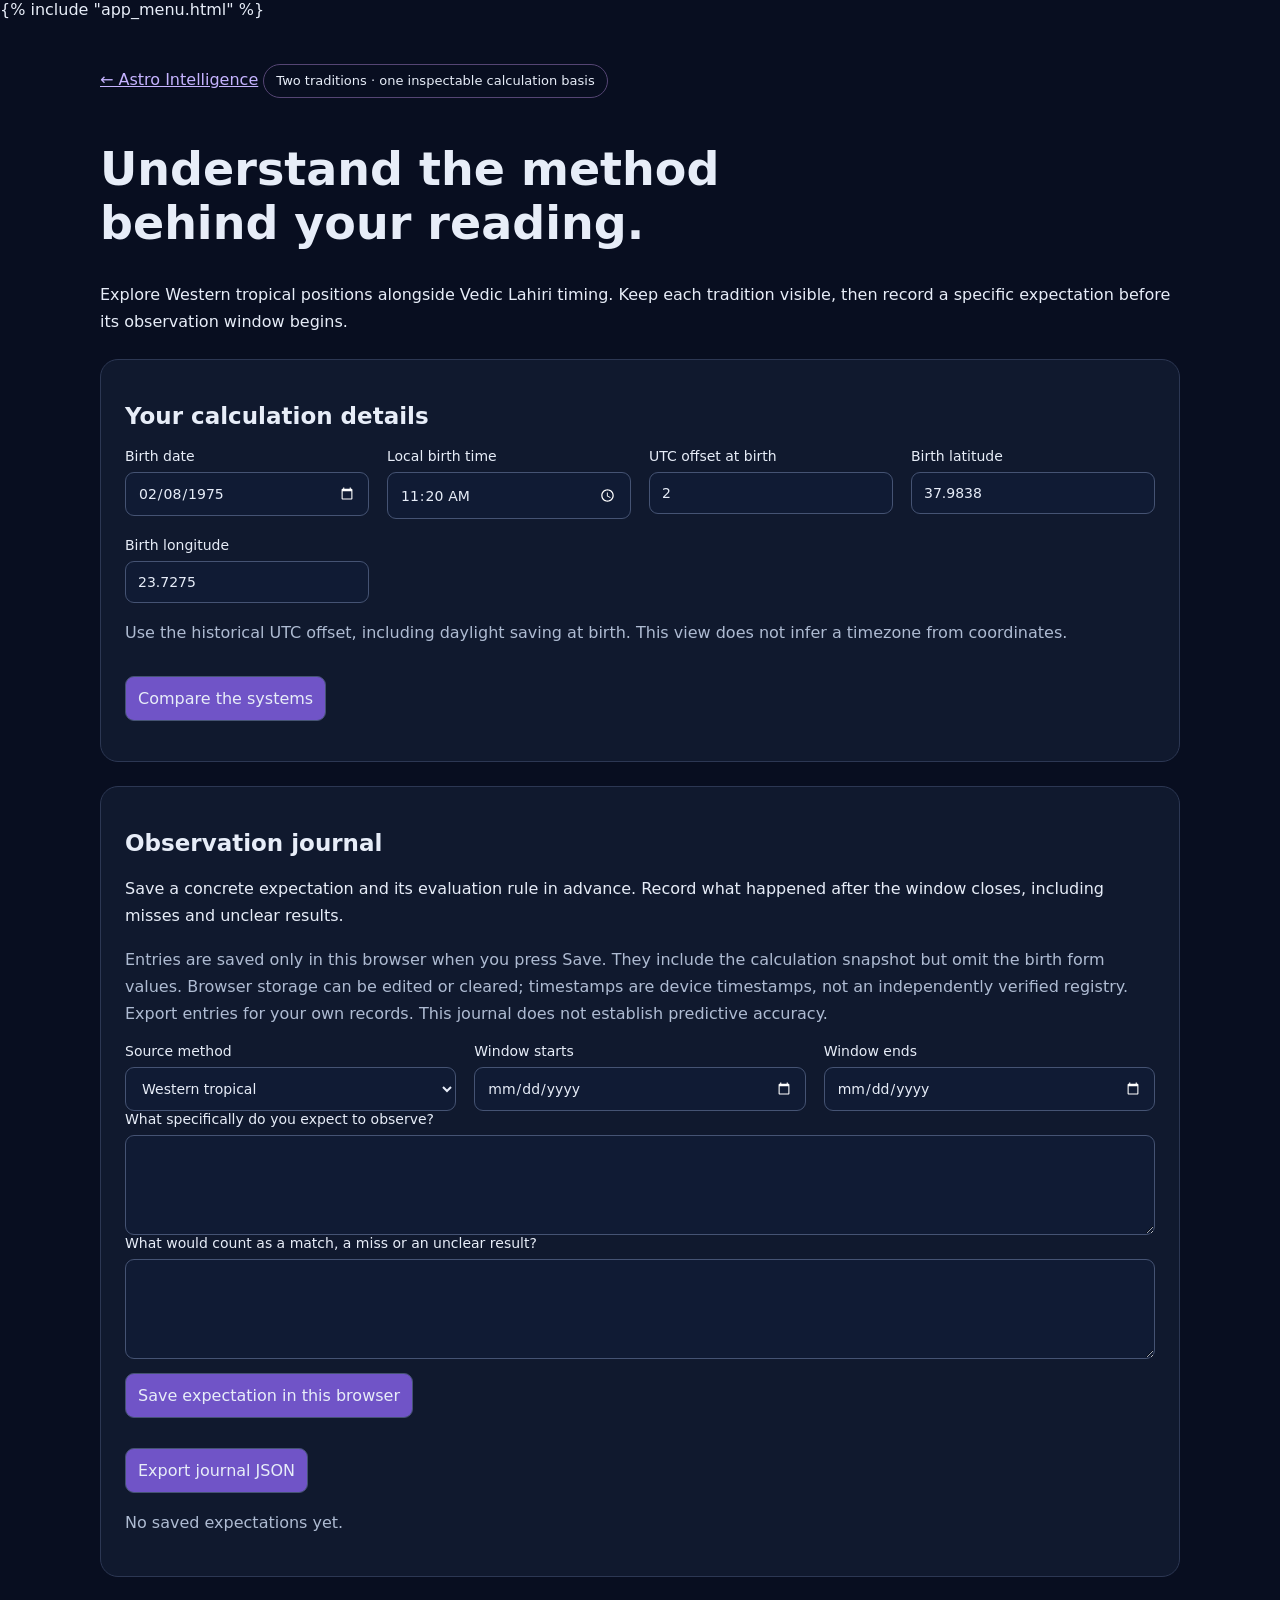
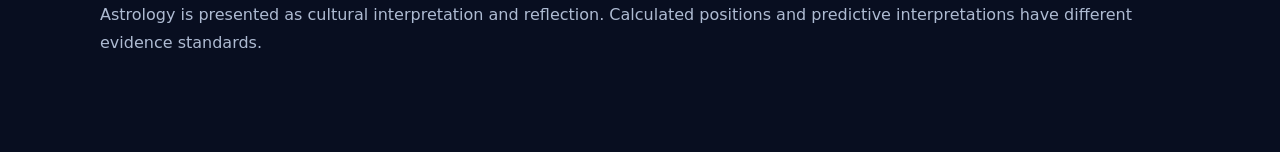
<file: astro-forecast-batchfix/templates/methods.html>
<!doctype html>
<html lang="en"><head><meta charset="utf-8"><meta name="viewport" content="width=device-width,initial-scale=1">
<title>Western & Vedic · Astro Intelligence</title>
<style>
:root{color-scheme:dark;font-family:system-ui,sans-serif;background:#080e20;color:#e7edf8}*{box-sizing:border-box}body{margin:0}main{max-width:1120px;margin:auto;padding:32px 20px 80px}a{color:#c5b3ff}h1{font-size:clamp(28px,5vw,46px);max-width:800px}h2{font-size:23px}p{line-height:1.7}.muted,small{color:#aebbd2}section,.card{border:1px solid #2c3753;border-radius:18px;padding:24px;margin:24px 0;background:#10192e}.grid{display:grid;grid-template-columns:repeat(auto-fit,minmax(230px,1fr));gap:18px}.grid .card{margin:0}label{display:flex;flex-direction:column;gap:8px;font-size:14px}input,select,textarea,button{font:inherit;border:1px solid #455373;border-radius:9px;padding:12px;background:#101b34;color:inherit}button{cursor:pointer;background:#7054c7;margin:14px 6px 0 0}button:disabled{opacity:.5;cursor:wait}textarea{min-height:100px}table{border-collapse:collapse;width:100%}th,td{text-align:left;border-bottom:1px solid #2c3753;padding:12px;vertical-align:top}.scroll{overflow:auto}.chip{display:inline-block;border:1px solid #554574;border-radius:30px;padding:5px 12px;font-size:13px}ul{line-height:1.8}.error{color:#ffc0c0}.entry{border-top:1px solid #35415b;padding:20px 0}summary{cursor:pointer}.actions{display:flex;flex-wrap:wrap;align-items:center;gap:10px}[hidden]{display:none!important}
</style></head><body>
{% include "app_menu.html" %}<main>
<a href="/platform">← Astro Intelligence</a>
<p class="chip">Two traditions · one inspectable calculation basis</p>
<h1>Understand the method behind your reading.</h1>
<p>Explore Western tropical positions alongside Vedic Lahiri timing. Keep each tradition visible, then record a specific expectation before its observation window begins.</p>
<section><h2>Your calculation details</h2>
<form id="compare-form"><div class="grid">
<label>Birth date<input id="birth-date" type="date" value="1975-02-08" required></label>
<label>Local birth time<input id="birth-time" type="time" value="11:20" required></label>
<label>UTC offset at birth<input id="offset" type="number" value="2" min="-12" max="14" step="0.25" required></label>
<label>Birth latitude<input id="latitude" type="number" value="37.9838" min="-89" max="89" step="any" required></label>
<label>Birth longitude<input id="longitude" type="number" value="23.7275" min="-180" max="180" step="any" required></label>
</div><p class="muted">Use the historical UTC offset, including daylight saving at birth. This view does not infer a timezone from coordinates.</p><button id="compare-button">Compare the systems</button></form><p id="status" role="status" aria-live="polite"></p></section>
<div id="comparison" aria-live="polite"></div>
<section><h2>Observation journal</h2>
<p>Save a concrete expectation and its evaluation rule in advance. Record what happened after the window closes, including misses and unclear results.</p>
<p class="muted">Entries are saved only in this browser when you press Save. They include the calculation snapshot but omit the birth form values. Browser storage can be edited or cleared; timestamps are device timestamps, not an independently verified registry. Export entries for your own records. This journal does not establish predictive accuracy.</p>
<form id="journal-form"><div class="grid">
<label>Source method<select id="source"><option value="western">Western tropical</option><option value="vedic">Vedic · Lahiri & Vimshottari</option></select></label>
<label>Window starts<input id="window-start" type="date" required></label>
<label>Window ends<input id="window-end" type="date" required></label>
</div><label>What specifically do you expect to observe?<textarea id="expectation" maxlength="1200" required></textarea></label>
<label>What would count as a match, a miss or an unclear result?<textarea id="criterion" maxlength="1200" required></textarea></label>
<button id="save-button">Save expectation in this browser</button></form>
<p id="journal-status" role="status" aria-live="polite"></p><button id="export-button" type="button">Export journal JSON</button>
<div id="entries"></div></section>
<p class="muted">Astrology is presented as cultural interpretation and reflection. Calculated positions and predictive interpretations have different evidence standards.</p>
</main><script>
const $=s=>document.querySelector(s);
const esc=v=>String(v??'').replace(/[&<>"']/g,c=>({'&':'&amp;','<':'&lt;','>':'&gt;','"':'&quot;',"'":'&#39;'}[c]));
const KEY='astro-observation-journal-v1';
let snapshot=null, entries=[], storageAvailable=true, calculationSequence=0;
const today=()=>{const d=new Date();return d.getFullYear()+'-'+String(d.getMonth()+1).padStart(2,'0')+'-'+String(d.getDate()).padStart(2,'0');};
function readJournal(){try{const parsed=JSON.parse(localStorage.getItem(KEY)||'[]');if(!Array.isArray(parsed))throw Error();entries=parsed.filter(e=>e&&typeof e.id==='string'&&typeof e.window_end==='string');}catch{storageAvailable=false;$('#journal-status').textContent='Saved entries could not be read. Export or recover your browser data before creating new entries.';$('#save-button').disabled=true;}}
function persist(next){try{localStorage.setItem(KEY,JSON.stringify(next));entries=next;renderJournal();return true;}catch{$('#journal-status').textContent='Browser storage is unavailable or full. This change was not saved.';return false;}}
function place(p){return esc(p.sign)+' '+Number(p.sign_deg).toFixed(2)+'°'+(p.retrograde?' ℞':'');}
function renderComparison(data){
 const table=data.natal_comparison.map(r=>'<tr><th>'+esc(r.planet)+'</th><td>'+place(r.western)+' · house '+r.western.house+'</td><td>'+place(r.vedic)+' · house '+r.vedic.house+'</td></tr>').join('');
 const contacts=data.western.contacts.map(c=>'<li>'+esc(c.transit)+' '+esc(c.aspect)+' natal '+esc(c.natal)+' · orb '+c.orb+'°</li>').join('');
 const transitRows=Object.keys(data.western.transits).map(name=>'<tr><th>'+esc(name)+'</th><td>'+place(data.western.transits[name])+'</td><td>'+(data.vedic.transits[name]?place(data.vedic.transits[name]):'Outside the traditional Vedic planet set')+'</td></tr>').join('');
 return '<section><h2>Separate methods, shared sky</h2><p>Calculated for '+esc(data.as_of)+'. Both charts use whole-sign houses and the Moshier ephemeris. Swiss Ephemeris '+esc(data.calculation.swisseph_version)+'.</p><div class="grid"><article class="card"><h3>Western tropical</h3><p>Ascendant: '+place(data.western.ascendant)+'</p><p>'+esc(data.western.scope)+'</p></article><article class="card"><h3>Vedic Timing</h3><p>Sidereal · Lahiri · Vimshottari</p><p>Ascendant: '+place(data.vedic.ascendant)+'</p><p>Major period: '+esc(data.vedic.mahadasha||'Unavailable')+' · subperiod: '+esc(data.vedic.antardasha||'Unavailable')+'</p></article></div><h3>Natal positions</h3><p class="muted">Birth ayanamsha: '+Number(data.calculation.birth_ayanamsha_degrees).toFixed(4)+'°. Different sign names can be correct for the same sky.</p><div class="scroll"><table><thead><tr><th>Planet</th><th>Western tropical</th><th>Vedic Lahiri</th></tr></thead><tbody>'+table+'</tbody></table></div><h3>Current Western transit geometry</h3>'+(contacts?'<ul>'+contacts+'</ul>':'<p>No selected contacts fall within the 2° orb at this timestamp.</p>')+'<p class="muted">An angular contact is a calculation, not a prediction of an event.</p><details><summary>Current positions in both coordinate systems</summary><div class="scroll"><table><thead><tr><th>Planet</th><th>Tropical</th><th>Lahiri</th></tr></thead><tbody>'+transitRows+'</tbody></table></div></details><h3>How synthesis works</h3><ul>'+data.interpretation_policy.map(p=>'<li>'+esc(p)+'</li>').join('')+'</ul></section>';
}
$('#compare-form').addEventListener('submit',async event=>{
 event.preventDefault();const sequence=++calculationSequence;snapshot=null;$('#comparison').innerHTML='';$('#compare-button').disabled=true;$('#status').textContent='Calculating both systems…';
 try{const date=$('#birth-date').value.split('-'),time=$('#birth-time').value.split(':');const q=new URLSearchParams({year:date[0],month:date[1],day:date[2],hour:time[0],minute:time[1],utc_offset:$('#offset').value,latitude:$('#latitude').value,longitude:$('#longitude').value});const response=await fetch('/api/agents/methods?'+q,{headers:{Accept:'application/json'}});const data=await response.json();if(!response.ok)throw Error(data.error||'Calculation failed.');if(sequence!==calculationSequence)return;snapshot=data;$('#comparison').innerHTML=renderComparison(data);$('#status').textContent='Both methods are ready. No combined confidence score is calculated.';}catch(error){$('#status').textContent=error.message;}finally{$('#compare-button').disabled=false;}
});
// Editing birth inputs invalidates the snapshot until it is recalculated.
$('#compare-form').addEventListener('input',()=>{++calculationSequence;snapshot=null;$('#status').textContent='Birth details changed. Compare again before saving an expectation.';});
$('#journal-form').addEventListener('submit',event=>{
 event.preventDefault();if(!storageAvailable)return;
 if(!snapshot){$('#journal-status').textContent='Calculate both systems before saving a snapshot.';return;}
 const start=$('#window-start').value,end=$('#window-end').value;
 if(!start||!end||start<=today()||end<start){$('#journal-status').textContent='Choose a future start date and an end date on or after it.';return;}
 const expectation=$('#expectation').value.trim(),criterion=$('#criterion').value.trim();if(!expectation||!criterion)return;
 const entry={id:crypto.randomUUID(),created_at:new Date().toISOString(),method:$('#source').value,window_start:start,window_end:end,expectation,criterion,snapshot,review:null};
 if(persist([...entries,entry])){$('#journal-form').reset();$('#journal-status').textContent='Expectation saved locally with its original calculation snapshot.';}
});
function renderJournal(){
 $('#entries').innerHTML=entries.length?entries.map(e=>'<article class="entry"><h3>'+esc(e.method==='vedic'?'Vedic · Lahiri & Vimshottari':'Western tropical')+'</h3><p>'+esc(e.window_start)+' → '+esc(e.window_end)+'</p><p>'+esc(e.expectation)+'</p><p><strong>Evaluation rule:</strong> '+esc(e.criterion)+'</p><small>Recorded '+esc(e.created_at)+'</small>'+(e.review?'<p><strong>Observed result: '+esc(e.review.result)+'</strong></p><p>'+esc(e.review.notes)+'</p><small>Reviewed '+esc(e.review.recorded_at)+'</small>':e.window_end<today()?'<form data-review="'+esc(e.id)+'"><label>Observed result<select name="result"><option value="match">Match</option><option value="miss">Miss</option><option value="unclear">Unclear</option></select></label><label>What happened, compared with your original rule?<textarea name="notes" maxlength="2000" required></textarea></label><button>Record outcome once</button></form>':'<p class="muted">Outcome review opens after the observation window ends.</p>')+'</article>').join(''):'<p class="muted">No saved expectations yet.</p>';
}
$('#entries').addEventListener('submit',event=>{
 event.preventDefault();const form=event.target,id=form.dataset.review,entry=entries.find(e=>e.id===id);if(!entry||entry.review||entry.window_end>=today())return;
 const values=new FormData(form),notes=String(values.get('notes')||'').trim(),result=values.get('result');if(!notes||!['match','miss','unclear'].includes(result))return;
 if(persist(entries.map(e=>e.id===id?{...e,review:{result,notes,recorded_at:new Date().toISOString()}}:e)))$('#journal-status').textContent='Outcome recorded. The original expectation remains unchanged.';
});
$('#export-button').addEventListener('click',()=>{
 const blob=new Blob([JSON.stringify({schema_version:1,exported_at:new Date().toISOString(),provenance:'Local browser records; editable storage and device clock. Not independently verified or evidence of predictive validity.',entries},null,2)],{type:'application/json'});const url=URL.createObjectURL(blob),a=document.createElement('a');a.href=url;a.download='astro-observation-journal-'+today()+'.json';a.click();setTimeout(()=>URL.revokeObjectURL(url),1000);
});
readJournal();renderJournal();
</script></body></html>
</file>
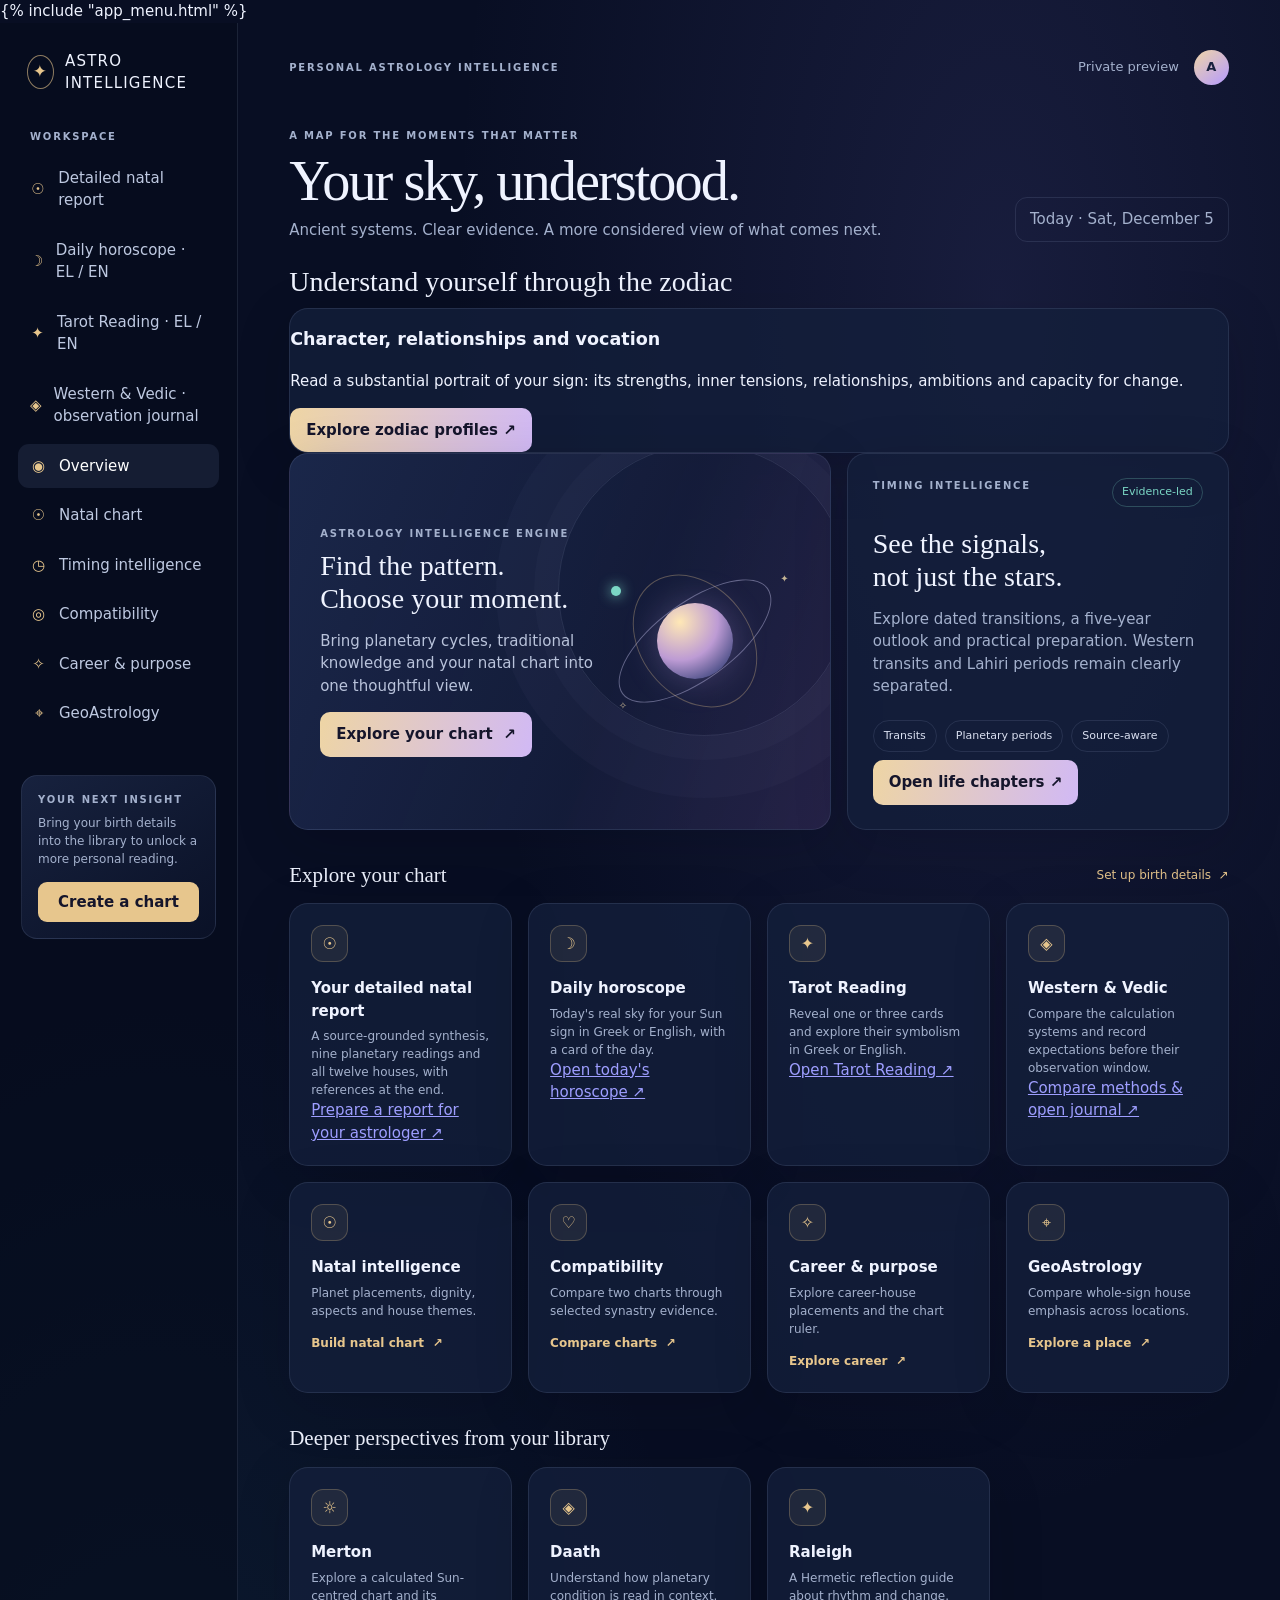
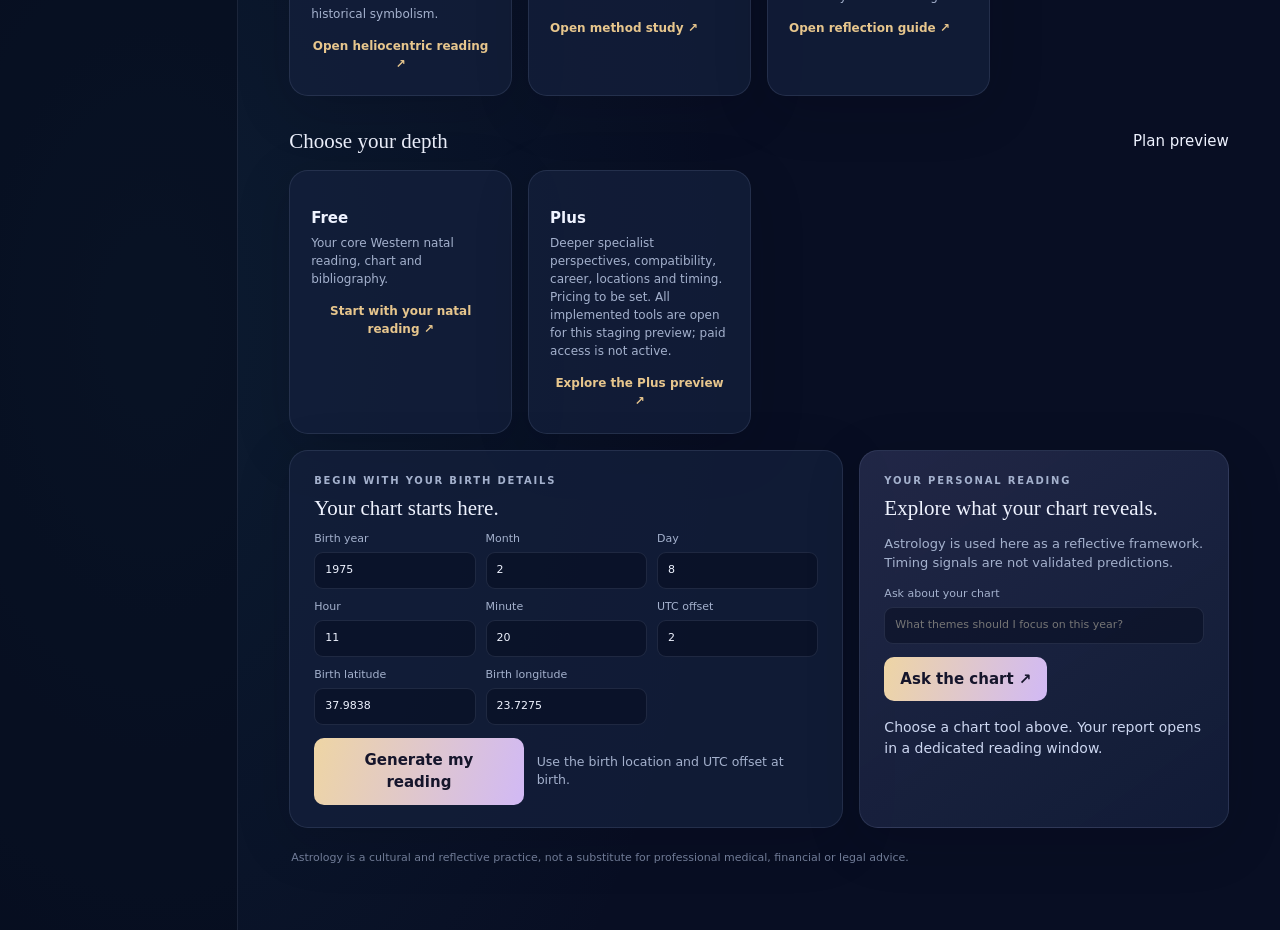
<file: astro-forecast-batchfix/templates/platform.html>
<!doctype html>
<html lang="en">
<head>
  <meta charset="utf-8">
  <meta name="viewport" content="width=device-width, initial-scale=1">
  <title>Astro Intelligence — Your sky, understood</title>
  <meta name="theme-color" content="#080e23">
  <style>
    :root {
      color-scheme: dark;
      --navy: #080e23;
      --navy-2: #101a36;
      --panel: rgba(20, 31, 59, .78);
      --line: rgba(183, 198, 239, .12);
      --muted: #a4b1cd;
      --ink: #eff3ff;
      --gold: #e7c68d;
      --violet: #ac9bff;
      --mint: #7bd7c5;
    }
    * { box-sizing: border-box; }
    body {
      margin: 0;
      min-height: 100vh;
      color: var(--ink);
      background:
        radial-gradient(ellipse at 78% 12%, rgba(95, 93, 174, .19), transparent 34rem),
        radial-gradient(ellipse at 12% 76%, rgba(45, 131, 153, .12), transparent 36rem),
        var(--navy);
      font: 15px/1.5 Inter, ui-sans-serif, system-ui, -apple-system, BlinkMacSystemFont, "Segoe UI", sans-serif;
    }
    button, input { font: inherit; }
    button { cursor: pointer; }
    .shell { display: grid; grid-template-columns: 238px minmax(0, 1fr); min-height: 100vh; }
    aside { padding: 27px 18px; border-right: 1px solid var(--line); background: rgba(5, 10, 26, .52); }
    .brand { display: flex; align-items: center; gap: 11px; padding: 0 9px 34px; font-size: 15px; letter-spacing: .08em; text-transform: uppercase; }
    .brand-mark { display: grid; place-items: center; width: 34px; height: 34px; border: 1px solid rgba(231,198,141,.6); border-radius: 50%; color: var(--gold); font-size: 17px; }
    .eyebrow { color: var(--muted); font-size: 10px; font-weight: 700; letter-spacing: .18em; text-transform: uppercase; }
    nav { display: grid; gap: 5px; }
    nav a { display: flex; align-items: center; gap: 12px; padding: 11px 12px; color: #bec9e1; text-decoration: none; border-radius: 11px; }
    nav a span { width: 17px; text-align: center; color: var(--gold); }
    nav a.active, nav a:hover { background: rgba(150, 167, 219, .11); color: #fff; }
    .side-card { margin: 39px 3px 0; padding: 16px; border: 1px solid var(--line); border-radius: 16px; background: linear-gradient(145deg, rgba(40,55,94,.5), rgba(14,22,47,.5)); }
    .side-card p { margin: 7px 0 14px; color: var(--muted); font-size: 12px; }
    .side-card button { width: 100%; padding: 9px; color: #15152b; border: 0; border-radius: 9px; background: var(--gold); font-weight: 700; }
    main { width: min(1440px, 100%); padding: 27px clamp(20px, 4vw, 58px) 64px; margin: 0 auto; }
    .topbar { display: flex; align-items: center; justify-content: space-between; margin-bottom: 43px; }
    .topbar .right { display: flex; align-items: center; gap: 15px; color: var(--muted); font-size: 13px; }
    .avatar { display: grid; place-items: center; width: 35px; height: 35px; border-radius: 50%; color: #19213e; background: linear-gradient(140deg, #efd5a7, #b49aff); font-weight: 800; }
    .intro { display: flex; justify-content: space-between; align-items: end; gap: 30px; margin-bottom: 23px; }
    h1 { max-width: 670px; margin: 9px 0 8px; font-family: Georgia, "Times New Roman", serif; font-size: clamp(34px, 4.4vw, 58px); font-weight: 400; line-height: 1.06; letter-spacing: -.035em; }
    .intro p { margin: 0; color: var(--muted); font-size: 15px; }
    .today { padding: 10px 14px; color: var(--muted); white-space: nowrap; border: 1px solid var(--line); border-radius: 12px; }
    .grid { display: grid; grid-template-columns: repeat(12, minmax(0, 1fr)); gap: 16px; }
    .card { position: relative; overflow: hidden; border: 1px solid var(--line); border-radius: 19px; background: var(--panel); box-shadow: 0 14px 55px rgba(1,5,18,.16); }
    .hero { grid-column: span 7; min-height: 278px; padding: 27px 30px; display: flex; align-items: center; justify-content: space-between; background: linear-gradient(112deg, rgba(27,40,75,.97), rgba(21,29,59,.91) 60%, rgba(45,39,79,.76)); }
    .hero::after { content: ""; position: absolute; width: 290px; height: 290px; border: 1px solid rgba(210,215,250,.11); border-radius: 50%; right: -20px; top: -10px; box-shadow: 0 0 0 24px rgba(210,215,250,.025), 0 0 0 62px rgba(210,215,250,.025); }
    .hero-copy { z-index: 1; max-width: 380px; }
    h2 { margin: 8px 0 10px; font-family: Georgia, "Times New Roman", serif; font-size: 28px; font-weight: 400; line-height: 1.18; }
    .hero-copy p { max-width: 340px; color: #b9c3db; }
    .primary { padding: 11px 16px; color: #15152b; border: 0; border-radius: 10px; background: linear-gradient(105deg, #eed5a4, #d1b9f5); font-weight: 750; }
    .orbit { position: relative; z-index: 1; flex: 0 0 200px; height: 200px; margin-right: 5px; }
    .orbit .ring { position: absolute; left: 50%; top: 50%; width: 180px; height: 78px; border: 1px solid rgba(217,213,255,.39); border-radius: 50%; transform: translate(-50%,-50%) rotate(-36deg); }
    .orbit .ring.two { width: 145px; height: 110px; transform: translate(-50%,-50%) rotate(52deg); border-color: rgba(231,198,141,.33); }
    .planet { position: absolute; left: 50%; top: 50%; width: 76px; height: 76px; border-radius: 50%; transform: translate(-50%,-50%); background: radial-gradient(circle at 30% 25%, #ffe8b6, #bd9bd4 49%, #54558d 79%); box-shadow: 0 0 35px rgba(194,167,246,.28); }
    .satellite { position: absolute; left: 16px; top: 45px; width: 10px; height: 10px; border-radius: 50%; background: var(--mint); box-shadow: 0 0 13px var(--mint); }
    .star { position: absolute; color: #f0dba9; opacity: .8; font-size: 10px; }
    .star.s1 { right: 6px; top: 30px; } .star.s2 { left: 24px; bottom: 28px; }
    .timing { grid-column: span 5; padding: 24px 25px; min-height: 278px; }
    .timing-head { display: flex; align-items: start; justify-content: space-between; }
    .status { padding: 5px 9px; border: 1px solid rgba(123,215,197,.26); border-radius: 99px; color: var(--mint); font-size: 11px; }
    .timing h2 { margin-top: 20px; }
    .timing p { max-width: 390px; color: var(--muted); }
    .timing-foot { display: flex; gap: 8px; flex-wrap: wrap; margin-top: 22px; }
    .chip { padding: 7px 10px; color: #d9dff0; border: 1px solid var(--line); border-radius: 99px; font-size: 11px; }
    .section-head { grid-column: span 12; display: flex; align-items: center; justify-content: space-between; margin: 17px 0 0; }
    .section-head h2 { font-size: 21px; margin: 0; }
    .section-head a { color: var(--gold); text-decoration: none; font-size: 12px; }
    .feature { grid-column: span 3; min-height: 179px; padding: 21px; transition: transform .2s, border-color .2s; }
    .feature:hover { transform: translateY(-3px); border-color: rgba(231,198,141,.33); }
    .icon { display: grid; place-items: center; width: 37px; height: 37px; border: 1px solid rgba(231,198,141,.25); border-radius: 12px; color: var(--gold); background: rgba(231,198,141,.08); font-size: 16px; }
    .feature h3 { margin: 15px 0 5px; font-size: 15px; }
    .feature p { min-height: 36px; margin: 0; color: var(--muted); font-size: 12px; }
    .feature button { margin-top: 14px; padding: 0; color: var(--gold); border: 0; background: none; font-size: 12px; font-weight: 650; }
    .bottom { grid-column: span 12; display: grid; grid-template-columns: 1.2fr .8fr; gap: 16px; }
    .chart-form, .insight { padding: 22px 24px; }
    .chart-form h2, .insight h2 { font-size: 21px; }
    .form-grid { display: grid; grid-template-columns: repeat(3,1fr); gap: 10px; }
    label { display: grid; gap: 5px; color: var(--muted); font-size: 11px; }
    input { min-width: 0; padding: 9px 10px; color: var(--ink); border: 1px solid var(--line); border-radius: 9px; outline: none; background: rgba(4,9,25,.42); }
    input:focus { border-color: rgba(231,198,141,.65); }
    .form-actions { display: flex; align-items: center; gap: 13px; margin-top: 13px; }
    .form-actions small { color: var(--muted); }
    .insight { background: linear-gradient(145deg, rgba(42,48,83,.74), rgba(20,31,59,.8)); }
    .insight p { color: var(--muted); font-size: 13px; }
    #result { margin-top: 16px; color: #cdd7f1; font-size: 14px; }
    dialog { width: min(880px, calc(100% - 24px)); max-height: 90dvh; padding: 0; color: var(--ink); background: #101a36; border: 1px solid var(--line); border-radius: 20px; overflow: auto; }
    dialog::backdrop { background: rgba(2,5,17,.82); backdrop-filter: blur(8px); }
    .report-header { position: sticky; top: 0; display: flex; align-items: center; justify-content: space-between; gap: 16px; padding: 18px 24px; background: #101a36; border-bottom: 1px solid var(--line); z-index: 2; }
    .report-header h2 { margin: 0; font-size: 25px; }
    .report-header button { border: 1px solid var(--line); border-radius: 9px; background: transparent; color: var(--ink); padding: 8px 12px; }
    #report-content { padding: 24px; }
    .report-section { margin: 0 0 24px; }
    .report-section h3 { font-family: Georgia,serif; font-weight: 400; font-size: 24px; color: var(--gold); margin: 0 0 12px; }
    .report-section p, .report-section li { color: #cdd7f1; font-size: 15px; line-height: 1.7; }
    .report-section ul { padding-left: 21px; }
    .report-section li { margin-bottom: 9px; }
    .report-note { font-size: 13px; color: var(--muted); }
    .chart-wheel { display: block; width: min(100%,440px); margin: 0 auto 22px; }
    .planet-list { display: grid; grid-template-columns: repeat(2,minmax(0,1fr)); gap: 10px; }
    .planet-row { padding: 13px; border: 1px solid var(--line); border-radius: 12px; }
    .planet-row strong { color: var(--gold); }
    .planet-row p { margin: 5px 0 0; font-size: 13px; }
    .report-form textarea, .report-form select { width:100%; padding:12px; border:1px solid var(--border); border-radius:12px; background:#10172d; color:#e4e8f6; font:inherit; }
    .report-form { display: grid; gap: 14px; }
    .report-form .form-grid { grid-template-columns: repeat(2,minmax(0,1fr)); }
    .answer-text { white-space: pre-wrap; line-height: 1.8; }
    @media(max-width: 480px) { #report-content { padding: 18px; } .planet-list { grid-template-columns: 1fr; } .report-header { padding: 14px 18px; } }

    .disclaimer { margin: 22px 2px 0; color: #75819d; font-size: 11px; }
    @media (max-width: 1050px) { .hero, .timing { grid-column: span 12; } .feature { grid-column: span 6; } }
    @media (max-width: 700px) {
      .shell { display: block; } aside { display: none; } main { padding: 20px 16px 40px; }
      .topbar { margin-bottom: 30px; } .intro { display: block; } .today { display: inline-block; margin-top: 15px; }
      .hero { padding: 23px; } .orbit { flex-basis: 112px; transform: scale(.67); transform-origin: center right; margin-left: -42px; margin-right: -19px; }
      .timing { min-height: 240px; } .feature { grid-column: span 12; min-height: auto; }
      .bottom { grid-template-columns: 1fr; } .form-grid { grid-template-columns: repeat(2,1fr); }
    }
  </style>
</head>
<body>
{% include "app_menu.html" %}
  <div class="shell">
    <aside>
      <div class="brand"><div class="brand-mark">✦</div><span>Astro Intelligence</span></div>
      <div class="eyebrow" style="padding:0 12px 12px">Workspace</div>
      <nav aria-label="Main navigation">
        <a href="/natal-reading"><span>☉</span>Detailed natal report</a>
        <a href="/horoscope"><span>☽</span>Daily horoscope · EL / EN</a>
        <a href="/tarot"><span>✦</span>Tarot Reading · EL / EN</a>
        <a href="/methods"><span>◈</span>Western &amp; Vedic · observation journal</a>
        <a class="active" href="/platform"><span>◉</span>Overview</a>
        <a href="#natal" onclick="event.preventDefault();runAgent('/api/natal')"><span>☉</span>Natal chart</a>
        <a href="#timing" onclick="event.preventDefault();runAgent('/api/agents/timing')"><span>◷</span>Timing intelligence</a>
        <a href="#compatibility" onclick="event.preventDefault();compareCharts()"><span>◎</span>Compatibility</a>
        <a href="#career" onclick="event.preventDefault();runAgent('/api/agents/career')"><span>✧</span>Career &amp; purpose</a>
        <a href="#geo" onclick="event.preventDefault();exploreGeo()"><span>⌖</span>GeoAstrology</a>
      </nav>
      <div class="side-card">
        <div class="eyebrow">Your next insight</div>
        <p>Bring your birth details into the library to unlock a more personal reading.</p>
        <button onclick="runAgent('/api/natal')">Create a chart</button>
      </div>
    </aside>
    <main>
      <header class="topbar">
        <div class="eyebrow">Personal astrology intelligence</div>
        <div class="right"><span>Private preview</span><div class="avatar" aria-label="Profile">A</div></div>
      </header>
      <section class="intro">
        <div>
          <div class="eyebrow">A map for the moments that matter</div>
          <h1>Your sky, understood.</h1>
          <p>Ancient systems. Clear evidence. A more considered view of what comes next.</p>
        </div>
        <div class="today" id="today">Today · your celestial brief</div>
      </section>
      <section class="section" id="zodiac-profiles"><h2>Understand yourself through the zodiac</h2><article class="card"><h3>Character, relationships and vocation</h3><p>Read a substantial portrait of your sign: its strengths, inner tensions, relationships, ambitions and capacity for change.</p><button class="primary" onclick="openZodiacProfile()">Explore zodiac profiles ↗</button></article></section>
    <section class="grid">
        <article class="card hero">
          <div class="hero-copy">
            <div class="eyebrow">Astrology Intelligence Engine</div>
            <h2>Find the pattern.<br>Choose your moment.</h2>
            <p>Bring planetary cycles, traditional knowledge and your natal chart into one thoughtful view.</p>
            <button class="primary" onclick="runAgent('/api/natal')">Explore your chart&nbsp; ↗</button>
          </div>
          <div class="orbit" aria-hidden="true">
            <i class="ring"></i><i class="ring two"></i><i class="planet"></i><i class="satellite"></i>
            <b class="star s1">✦</b><b class="star s2">✧</b>
          </div>
        </article>
        <article class="card timing" id="timing">
          <div class="timing-head"><div class="eyebrow">Timing intelligence</div><span class="status">Evidence-led</span></div>
          <h2>See the signals,<br>not just the stars.</h2>
          <p>Explore dated transitions, a five-year outlook and practical preparation. Western transits and Lahiri periods remain clearly separated.</p>
          <div class="timing-foot"><span class="chip">Transits</span><span class="chip">Planetary periods</span><span class="chip">Source-aware</span><button class="primary" onclick="runAgent('/api/agents/life-periods')">Open life chapters ↗</button></div>
        </article>
        <div class="section-head" id="explore"><h2>Explore your chart</h2><a href="#chart">Set up birth details&nbsp; ↗</a></div>
        <article class="card feature"><div class="icon">☉</div><h3>Your detailed natal report</h3><p>A source-grounded synthesis, nine planetary readings and all twelve houses, with references at the end.</p><a href="/natal-reading">Prepare a report for your astrologer ↗</a></article>
        <article class="card feature"><div class="icon">☽</div><h3>Daily horoscope</h3><p>Today's real sky for your Sun sign in Greek or English, with a card of the day.</p><a href="/horoscope">Open today's horoscope ↗</a></article>
        <article class="card feature"><div class="icon">✦</div><h3>Tarot Reading</h3><p>Reveal one or three cards and explore their symbolism in Greek or English.</p><a href="/tarot">Open Tarot Reading ↗</a></article>
        <article class="card feature"><div class="icon">◈</div><h3>Western &amp; Vedic</h3><p>Compare the calculation systems and record expectations before their observation window.</p><a href="/methods">Compare methods &amp; open journal ↗</a></article>
        <article class="card feature"><div class="icon">☉</div><h3>Natal intelligence</h3><p>Planet placements, dignity, aspects and house themes.</p><button onclick="runAgent('/api/natal')">Build natal chart&nbsp; ↗</button></article>
        <article class="card feature"><div class="icon">♡</div><h3>Compatibility</h3><p>Compare two charts through selected synastry evidence.</p><button onclick="compareCharts()">Compare charts&nbsp; ↗</button></article>
        <article class="card feature"><div class="icon">✧</div><h3>Career &amp; purpose</h3><p>Explore career-house placements and the chart ruler.</p><button onclick="runAgent('/api/agents/career')">Explore career&nbsp; ↗</button></article>
        <article class="card feature"><div class="icon">⌖</div><h3>GeoAstrology</h3><p>Compare whole-sign house emphasis across locations.</p><button onclick="exploreGeo()">Explore a place&nbsp; ↗</button></article>
        <div class="section-head"><h2>Deeper perspectives from your library</h2></div>
        <article class="card feature"><div class="icon">☼</div><h3>Merton</h3><p>Explore a calculated Sun-centred chart and its historical symbolism.</p><button onclick="runAgent('/api/agents/historical',{specialist:'merton'})">Open heliocentric reading ↗</button></article>
        <article class="card feature"><div class="icon">◈</div><h3>Daath</h3><p>Understand how planetary condition is read in context.</p><button onclick="runAgent('/api/agents/historical',{specialist:'daath'})">Open method study ↗</button></article>
        <article class="card feature"><div class="icon">✦</div><h3>Raleigh</h3><p>A Hermetic reflection guide about rhythm and change.</p><button onclick="runAgent('/api/agents/historical',{specialist:'raleigh'})">Open reflection guide ↗</button></article>
        <div class="section-head"><h2>Choose your depth</h2><span>Plan preview</span></div>
        <article class="card feature"><h3>Free</h3><p>Your core Western natal reading, chart and bibliography.</p><button onclick="runAgent('/api/natal')">Start with your natal reading ↗</button></article>
        <article class="card feature"><h3>Plus</h3><p>Deeper specialist perspectives, compatibility, career, locations and timing.</p><p class="report-note">Pricing to be set. All implemented tools are open for this staging preview; paid access is not active.</p><button onclick="runAgent('/api/agents/historical')">Explore the Plus preview ↗</button></article>
        <div class="bottom">
          <article class="card chart-form" id="chart">
            <div class="eyebrow">Begin with your birth details</div>
            <h2>Your chart starts here.</h2>
            <div class="form-grid">
              <label>Birth year<input id="year" type="number" value="1975" min="1" max="9999"></label>
              <label>Month<input id="month" type="number" value="2" min="1" max="12"></label>
              <label>Day<input id="day" type="number" value="8" min="1" max="31"></label>
              <label>Hour<input id="hour" type="number" value="11" min="0" max="23"></label>
              <label>Minute<input id="minute" type="number" value="20" min="0" max="59"></label>
              <label>UTC offset<input id="offset" type="number" value="2" step="0.25" min="-12" max="14"></label><label>Birth latitude<input id="latitude" type="number" value="37.9838" step="any" min="-89" max="89"></label><label>Birth longitude<input id="longitude" type="number" value="23.7275" step="any" min="-180" max="180"></label>
            </div>
            <div class="form-actions"><button class="primary" onclick="runAgent('/api/agents/analyze')">Generate my reading</button><small>Use the birth location and UTC offset at birth.</small></div>
          </article>
          <article class="card insight">
            <div class="eyebrow">Your personal reading</div>
            <h2>Explore what your chart reveals.</h2>
            <p>Astrology is used here as a reflective framework. Timing signals are not validated predictions.</p>
            <label>Ask about your chart<input id="question" type="text" placeholder="What themes should I focus on this year?"></label><div class="form-actions"><button class="primary" onclick="askChart()">Ask the chart ↗</button></div><div id="result" role="status" aria-live="polite">Choose a chart tool above. Your report opens in a dedicated reading window.</div>
          </article>
        </div>
      </section>
      <p class="disclaimer">Astrology is a cultural and reflective practice, not a substitute for professional medical, financial or legal advice.</p>
    </main>
  </div>
  <dialog id="reading-dialog" aria-labelledby="report-title">
    <div class="report-header"><h2 id="report-title">Your reading</h2><button type="button" onclick="document.querySelector('#reading-dialog').close()" aria-label="Close reading">Close ✕</button></div>
    <div id="report-content" aria-live="polite"></div>
  </dialog>
  <script>

    const $ = selector => document.querySelector(selector);
    const esc = value => String(value ?? '').replace(/[&<>"']/g, char => ({'&':'&amp;','<':'&lt;','>':'&gt;','"':'&quot;',"'":'&#39;'}[char]));
    const nice = value => String(value ?? '').replace(/_/g, ' ').replace(/\b\w/g, c => c.toUpperCase());
    const HOUSE_THEMES = {1:'identity and self-expression',2:'resources, values and income',3:'communication and learning',4:'home and foundations',5:'creativity and pleasure',6:'daily work and routines',7:'partnerships',8:'shared resources and change',9:'higher learning, travel and beliefs',10:'career and public life',11:'networks and long-term aims',12:'reflection and private life'};
    const SIGN_THEMES = {Aries:'initiative and independence',Taurus:'steadiness and tangible values',Gemini:'curiosity and communication',Cancer:'care and belonging',Leo:'creative expression and visibility',Virgo:'discernment and practical improvement',Libra:'balance and cooperation',Scorpio:'depth and transformation',Sagittarius:'exploration and meaning',Capricorn:'structure and long-term effort',Aquarius:'ideas and collective interests',Pisces:'imagination and sensitivity'};
    const GLYPHS = {Sun:'☉',Moon:'☽',Mercury:'☿',Venus:'♀',Mars:'♂',Jupiter:'♃',Saturn:'♄',Uranus:'♅',Neptune:'♆',Rahu:'☊',Ketu:'☋'};
    const TITLES = {'/api/natal':'Your natal reading','/api/agents/analyze':'Your chart reading','/api/agents/career':'Career & purpose','/api/agents/timing':'Timing intelligence','/api/agents/life-periods':'Your life chapters','/api/agents/compatibility':'Compatibility reading','/api/agents/geo':'Location comparison','/api/agents/ask':'Ask your chart'};
    let requestSequence = 0;
    $('#today').textContent = 'Today · ' + new Intl.DateTimeFormat(undefined,{weekday:'short',month:'long',day:'numeric'}).format(new Date());
    function birthValues() {
      const values = {};
      for (const key of ['year','month','day','hour','minute','latitude','longitude']) values[key] = Number($('#'+key).value);
      values.utc_offset = Number($('#offset').value); values.months = 12;
      const test = new Date(0); test.setUTCFullYear(values.year,values.month-1,values.day);
      if (test.getUTCFullYear() !== values.year || test.getUTCMonth() !== values.month-1 || test.getUTCDate() !== values.day) throw new Error('Please enter a valid birth date.');
      for (const input of document.querySelectorAll('#chart input')) if (!input.value || !input.checkValidity()) throw new Error('Please check your birth details and coordinates.');
      return values;
    }
    function openReading(title, html) {
      $('#report-title').textContent = title; $('#report-content').innerHTML = html;
      const dialog = $('#reading-dialog');
      if (!dialog.open) dialog.showModal();
    }
    function section(title, html) { return '<section class="report-section"><h3>'+esc(title)+'</h3>'+html+'</section>'; }
    function list(items) { return '<ul>'+items.map(item=>'<li>'+esc(item)+'</li>').join('')+'</ul>'; }
    function chartWheel(chart) {
      const signs=['Aries','Taurus','Gemini','Cancer','Leo','Virgo','Libra','Scorpio','Sagittarius','Capricorn','Aquarius','Pisces'];
      const ascIndex=signs.indexOf(chart.ascendant.sign), origin=ascIndex*30;
      const zodiac=chart.zodiac||'Lahiri sidereal';
      const point=(angle,r)=>{const a=angle*Math.PI/180;return [220+r*Math.cos(a),220-r*Math.sin(a)];};
      let svg='<svg class="chart-wheel" viewBox="0 0 440 440" role="img" aria-label="Natal chart with twelve whole-sign houses"><title>'+esc(zodiac)+' natal chart · Whole-sign houses</title><circle cx="220" cy="220" r="205" fill="#080e23" stroke="#e7c68d" stroke-width="1"/><circle cx="220" cy="220" r="156" fill="none" stroke="#68749a"/><circle cx="220" cy="220" r="105" fill="none" stroke="#354366"/>';
      for(let i=0;i<12;i++){
        const boundary=point(180-i*30,205), inner=point(180-i*30,105), label=point(165-i*30,181), house=point(165-i*30,124);
        svg+='<path d="M '+inner.join(' ')+' L '+boundary.join(' ')+'" stroke="#354366"/><text x="'+label[0]+'" y="'+label[1]+'" text-anchor="middle" dominant-baseline="middle" fill="#cdd7f1" font-size="10">'+esc(signs[(ascIndex+i)%12])+'</text><text x="'+house[0]+'" y="'+house[1]+'" text-anchor="middle" fill="#8e9bbc" font-size="11">'+(i+1)+'</text>';
      }
      Object.entries(chart.planets).forEach(([name,p],i)=>{
        const pos=point(180-(Number(p.longitude)-origin),i%2?140:151);
        svg+='<text x="'+pos[0]+'" y="'+pos[1]+'" text-anchor="middle" dominant-baseline="middle" fill="#e7c68d" font-size="18"><title>'+esc(name+' in '+p.sign+' · house '+p.house)+'</title>'+esc(GLYPHS[name]||name.slice(0,2))+'</text>';
      });
      svg+='<text x="220" y="213" text-anchor="middle" fill="#e7c68d" font-size="16">'+esc(chart.ascendant.sign)+' rising</text><text x="220" y="237" text-anchor="middle" fill="#a4b1cd" font-size="12">'+esc(zodiac)+' · Whole sign</text></svg>';
      return svg;
    }
    function renderNatal(chart, aspects=[]) {
      const asc=chart.ascendant, sun=chart.planets.Sun, moon=chart.planets.Moon;
      const overview='<p>Your Ascendant is <strong>'+esc(asc.sign)+'</strong> at '+Number(asc.sign_deg).toFixed(1)+'°. Your Sun is in <strong>'+esc(sun.sign)+'</strong> and your Moon in <strong>'+esc(moon.sign)+'</strong>.</p>';
      const planets='<div class="planet-list">'+Object.entries(chart.planets).map(([name,p])=>'<div class="planet-row"><strong>'+esc(name)+' · '+esc(p.sign)+' '+Number(p.sign_deg).toFixed(1)+'°</strong><p>House '+esc(p.house)+' — '+esc(HOUSE_THEMES[p.house])+'.'+(p.retrograde?' Retrograde.':'')+'</p>'+(p.nakshatra?'<p>'+esc(p.nakshatra)+' · Pada '+esc(p.pada)+'</p>':'')+'</div>').join('')+'</div>';
      return section(chart.zodiac==='Tropical'?'Your Western natal chart':'Lahiri specialist chart',chartWheel(chart)+overview)+section('Planet placements',planets)+(aspects.length?section('Major aspects',list(aspects.map(i=>i.planets.join(' and ')+' form a '+i.aspect+' with an orb of '+i.orb+'°.'))):'');
    }
    function renderLahiri(chart) {return '<details class="report-section"><summary>Lahiri · specialist zodiac analysis</summary>'+renderNatal(chart)+'<p class="report-note">Sidereal Lahiri positions and nakshatras. The Western book passages above are not applied to these sign placements.</p></details>';}
    function renderHistorical(reports) {
      return reports.map(r=>section(r.title,'<p class="report-note">'+esc(r.basis)+'</p>'+r.paragraphs.map(p=>'<p>'+esc(p)+'</p>').join('')+'<details><summary>Method and current coverage</summary><p>'+esc(r.scope)+'</p>'+(r.id==='merton'?list(Object.entries(r.evidence).map(([name,p])=>name+' · '+p.sign+' '+Number(p.degree).toFixed(1)+'°')):'')+'</details>')).join('');
    }
    function renderHistoricalBibliography(reports) {
      return section('Specialist bibliography','<ol>'+reports.flatMap(r=>r.references).map(c=>'<li>'+esc(c.author)+' · <em>'+esc(c.title)+'</em> · '+esc(c.chapter)+' · printed p. '+esc(c.printed_page)+' / PDF p. '+esc(c.pdf_page)+'</li>').join('')+'</ol>');
    }
    function readableDate(value) {
      const d=new Date(value+'T12:00:00Z');
      return Number.isNaN(d.getTime())?value:new Intl.DateTimeFormat('en-GB',{day:'numeric',month:'long',year:'numeric',timeZone:'UTC'}).format(d);
    }
    function renderLifeReport(report, compact=false, includeReferences=true) {
      if(!report)return '';
      const chapter=c=>section(c.planet+' · '+c.title,'<p class="report-note">'+esc(readableDate(c.start))+' – '+esc(readableDate(c.end))+(c.start_is_report_boundary?' · already in progress; shown from the report start':'')+(c.end_is_horizon?' · report horizon':'')+'</p>'+c.paragraphs.map(p=>'<p>'+esc(p)+'</p>').join('')+'<h4>Ways to prepare</h4>'+list(c.preparation));
      let html=section(report.title,'<p>'+esc(report.intro)+'</p>');
      html+=section('The chapter you are in now',(report.current_chapters||[]).map(chapter).join(''));
      if(report.next_transition){const n=report.next_transition;html+=section('Your next transition','<p>On approximately '+esc(readableDate(n.start))+', '+esc(n.planet)+' changes into house '+esc(n.house)+', moving from '+esc((n.from_title||'the current chapter').toLowerCase())+' toward '+esc(n.title.toLowerCase())+' into the next review chapter.</p>'+chapter(n));}
      const years=(report.yearly||[]).map(y=>'<details class="report-section"><summary>'+esc(y.year)+' · '+esc(y.topics.join(' / '))+'</summary><p>Areas to review during this year: '+esc(y.topics.join('; '))+'.</p><h4>Preparation priorities</h4>'+list(y.preparation)+y.transitions.map(chapter).join('')+'</details>').join('');
      html+=section('Your year-by-year outlook',years);
      const vedic=report.vedic||{};
      html+='<details class="report-section"><summary>Lahiri · lifetime period calendar</summary><p>'+esc(vedic.note||'')+'</p><p>Current major period: '+esc(vedic.major_lord||'unavailable')+(vedic.major_end?' · ends '+esc(readableDate(vedic.major_end)):'')+'. Current subperiod: '+esc(vedic.sub_lord||'unavailable')+(vedic.sub_end?' · ends '+esc(readableDate(vedic.sub_end)):'')+'.</p>'+list((vedic.lifetime||[]).map(p=>p.lord+' · '+readableDate(p.start)+' – '+readableDate(p.end)+' · approximate ages '+p.age_start+'–'+p.age_end+(p.current?' · current':'')+(p.end_is_horizon?' · age-100 display limit':'')))+'<h4>Subperiod changes within this outlook</h4>'+list((vedic.subperiods||[]).map(p=>p.major_lord+' / '+p.lord+' · '+readableDate(p.start)+' – '+readableDate(p.end)+(p.current?' · current':'')))+'</details>';
      html+='<details class="report-section"><summary>Timing method and coverage</summary><p>'+esc(report.method)+'</p><p>'+esc(report.limitations)+'</p></details>';
      if(includeReferences)html+=section('Timing bibliography','<ol>'+(report.references||[]).map(c=>'<li>'+esc(c.author)+' · <em>'+esc(c.title)+'</em> · '+esc(c.chapter)+' · printed p. '+esc(c.printed_page)+' / PDF p. '+esc(c.pdf_page)+'</li>').join('')+'</ol>');
      return compact?'<details class="report-section"><summary>Your life chapters · dates and preparation</summary>'+html+'</details>':html;
    }
    function renderBookReport(report, specialist='') {
      if(!report)return '';
      if(report.reader_edition)return renderGroundedNatal(report);
      if(!report.reading)return section('Reading unavailable','<p>The narrative could not be prepared. Please try again.</p>');
      const narrative=report.reading.sections.map(item=>section(item.title,item.paragraphs.map(p=>'<p>'+esc(p)+'</p>').join(''))).join('');
      const planetary=(report.reading.planet_sections||[]).map(item=>section(item.title,item.paragraphs.map(p=>'<p>'+esc(p)+'</p>').join(''))).join('');
      const houses=(report.reading.house_sections||[]).map(item=>'<details class="report-section"><summary>'+esc(item.title)+'</summary>'+item.paragraphs.map(p=>'<p>'+esc(p)+'</p>').join('')+'</details>').join('');
      const references=report.reading.references.map(c=>'<li>'+esc(c.author)+' · <em>'+esc(c.title)+'</em> · '+esc(c.chapter)+' · printed p. '+esc(c.printed_page)+' / PDF p. '+esc(c.pdf_page)+'</li>').join('');
      return section('Your natal reading','<p class="report-note">Western tropical astrology · A reading of your underlying life themes</p>')+narrative+(report.zodiac_profile?'<details class="report-section"><summary>'+esc(report.zodiac_profile.sign)+' · your zodiac profile</summary>'+renderZodiacProfile(report.zodiac_profile,false)+'</details>':'')+renderLifeReport(report.life_report,true,false)+
        (planetary?section('Your planets: character and expression',planetary):'')+
        (houses?section('Your twelve houses','<p>Each house describes an area of life. Open a house to see its planets and ruling connections.</p>'+houses):section('Houses require a birth location','<p>Planetary sign readings are available, but houses and their rulers need a birth location and a reliable birth time.</p>'))+
        '<details class="report-section"><summary>View your chart and calculation details</summary>'+(report.chart?renderNatal(report.chart):'')+'<p>'+esc(report.basis_note)+'</p></details>'+
        ((report.reading.esoteric_sections||[]).length?'<details class="report-section"><summary>Alan Leo · esoteric reflection</summary>'+report.reading.esoteric_sections.map(item=>section(item.title,item.paragraphs.map(p=>'<p>'+esc(p)+'</p>').join(''))).join('')+'</details>':'')+((report.reading.heindel_sections||[]).length?'<details class="report-section"><summary>Max Heindel · esoteric reflection</summary>'+report.reading.heindel_sections.map(item=>section(item.title,item.paragraphs.map(p=>'<p>'+esc(p)+'</p>').join(''))).join('')+'</details>':'')+specialist+(report.specialists?renderHistorical(report.specialists):'')+section('Bibliography and interpretation notes','<ol>'+references+'</ol><p class="report-note">'+esc(report.reading.method)+'</p><p class="report-note">'+esc(report.reading.delineation_note||'')+'</p><details><summary>How the books are used</summary><p>'+esc(report.coverage)+'</p><p>'+esc(report.other_books)+'</p></details>')+(report.specialists?renderHistoricalBibliography(report.specialists):'');
    }
    function renderGroundedNatal(report) {
      const edition=report.reader_edition;
      const paragraphs=items=>items.map(item=>section(item.title,item.paragraphs.map(p=>'<p>'+esc(p)+'</p>').join(''))).join('');
      const houses=edition.house_sections.map(item=>'<details class="report-section"><summary>'+esc(item.title)+'</summary>'+item.paragraphs.map(p=>'<p>'+esc(p)+'</p>').join('')+'</details>').join('');
      const refs=edition.references.map(ref=>'<li>'+esc(ref.author)+' · <em>'+esc(ref.title)+'</em> · '+esc(ref.chapter)+' · printed p. '+esc(ref.printed_page)+' / PDF p. '+esc(ref.pdf_page)+'</li>').join('');
      return section('Your detailed natal reading','<p>Western tropical · Whole-sign houses. Calculated placements matched to curated interpretation material.</p>')+
        paragraphs(edition.sections)+section('Your planets: character and expression',paragraphs(edition.planet_sections))+
        section('Your twelve houses',houses)+
        section('Questions for your astrologer','<ul><li>Which chart factors deserve more weight in the overall synthesis?</li><li>How sensitive are the angles and houses to uncertainty in my recorded birth time?</li><li>Which themes fit my experience, and which do not?</li><li>What dated transit analysis would be needed to discuss a particular period?</li></ul>')+
        '<details class="report-section"><summary>Calculated chart and method</summary>'+renderNatal(report.chart)+'<p>'+esc(edition.method)+'</p></details>'+
        section('Coverage and limitations',list(edition.coverage.gaps)+'<p>External chart verification has not been performed for this reading. No external plugin prose is used.</p>')+
        section('Sources','<ol>'+refs+'</ol>');
    }
    function renderCareerPlain(agent) {
      const evidence=agent.evidence||[], placements=evidence.filter(i=>i.type==='career_house_placement');
      const names=house=>placements.filter(i=>Number(i.house)===house).map(i=>i.planet);
      const paragraphs=[];
      if(names(10).length) paragraphs.push('Work and public responsibility are prominent in this reading. The useful question is where you want your contribution to be recognized, and what you are prepared to develop consistently over time.');
      if(names(2).length) paragraphs.push('Your work also connects with the way you build security. Consider which skills and resources you can develop into a dependable foundation, alongside what gives the work personal value.');
      if(names(11).length) paragraphs.push('There is an emphasis on the people and goals surrounding your work. Professional relationships, shared projects and longer-term aims offer useful areas to explore when deciding your next direction.');
      const ruler=evidence.find(i=>i.type==='ascendant_ruler');
      if(ruler && Number(ruler.house)===9)paragraphs.push('Learning and broadening your perspective add another thread. Further study, teaching, travel or work across cultures are possibilities to explore if they fit your experience and interests.');
      if(!paragraphs.length)paragraphs.push('The calculated chart does not provide enough career indicators for a detailed reading yet.');
      return section('Career & purpose',paragraphs.map(p=>'<p>'+esc(p)+'</p>').join('')+'<p class="report-note">This specialist uses the Lahiri chart. These are general interpretations of house themes, not yet a complete career reading from the uploaded books. They do not select a profession for you.</p><details><summary>View the chart factors behind this reading</summary>'+list(placements.map(i=>i.planet+' in '+i.sign+', house '+i.house))+'</details>');
    }
    function renderTimingPlain(agent) {
      const descriptions={love:'affection and close connections',home_property:'home, living arrangements and family priorities',luxury_assets:'comfort, possessions and lifestyle choices',sex_chemistry:'attraction and intimacy',business:'work projects and business relationships',marriage_commitment:'commitment and expectations within a partnership',travel_foreign:'travel, learning and connections beyond your usual surroundings',money:'income, spending and financial priorities',career:'career direction and responsibilities',socialization:'friendships and social connections',earned_income:'income from your work'};
      const windows=(agent.evidence||[]).filter(i=>i.type==='timing_window'||i.type==='monthly_activation');
      const rows=windows.map(i=>{const areas=(i.signals||i.top||[]).slice(0,3).map(v=>descriptions[v.area]||nice(v.area));const d=new Date(i.month+'-01T12:00:00Z');const month=Number.isNaN(d.getTime())?i.month:new Intl.DateTimeFormat('en',{month:'long',year:'numeric',timeZone:'UTC'}).format(d);return '<article class="planet-row"><h4>'+esc(month)+'</h4><p>The calculated timing pattern gives more emphasis to '+esc(areas.join('; '))+'. Treat these as areas to review when considering your plans for this month.</p></article>';}).join('');
      return section('Your timing outlook','<p>This calendar shows which life areas receive the most emphasis in the current calculations. It does not identify events that will happen. Read it alongside your own plans and circumstances.</p>'+rows+'<p class="report-note">Based on the existing Lahiri timing calculations. These monthly themes have not yet been synthesized using the full bibliography.</p>');
    }
    function renderAgent(agent) {
      if(agent.agent==='Career Agent')return renderCareerPlain(agent);
      if(['Multi-model Predictive Timing Agent','Transit Intelligence Agent'].includes(agent.agent))return renderTimingPlain(agent);
      const evidence=agent.evidence||[], rows=[];
      for(const item of evidence){
        switch(item.type){
          case 'vimshottari_current': rows.push('Current major period: '+(item.mahadasha||'unavailable')+'. Current subperiod: '+(item.antardasha||'unavailable')+'.'+(item.antardasha_end?' This subperiod ends '+item.antardasha_end.slice(0,10)+'.':''));break;
          case 'career_house_placement': rows.push(item.planet+' is in '+item.sign+' in house '+item.house+', bringing symbolic emphasis to '+HOUSE_THEMES[item.house]+'.');break;
          case 'ascendant_ruler': rows.push('Your chart ruler, '+item.planet+', is in '+item.sign+' in house '+item.house+' — '+HOUSE_THEMES[item.house]+'.');break;
          case 'cross_chart_aspect': rows.push('Your '+item.a+' forms a '+item.aspect+' with the other chart’s '+item.b+' (orb '+item.orb+'°). '+({conjunction:'This highlights a shared focus.',sextile:'Traditionally read as an opportunity for cooperation.',trine:'Traditionally read as a point of ease.',square:'Traditionally read as a contrast to work through.',opposition:'Traditionally read as contrasting perspectives to balance.'}[item.aspect]||''));break;
          case 'placement_pair': rows.push(item.planet+': your chart is in '+item.person_a+'; the second chart is in '+item.person_b+'.');break;
          case 'relocated_ascendant': rows.push('At the selected location, the Ascendant changes from '+item.natal_sign+' to '+item.relocated_sign+' '+Number(item.relocated_degree).toFixed(1)+'°.');break;
          case 'relocated_house_change': rows.push(item.planet+' moves from house '+item.natal_house+' to house '+item.relocated_house+', shifting the symbolic focus toward '+HOUSE_THEMES[item.relocated_house]+'.');break;
          case 'timing_window': rows.push(item.month+': the strongest calculated themes are '+item.signals.map(s=>nice(s.area)).join(', ')+'.');break;
          case 'monthly_activation': rows.push(item.month+': strongest activation themes — '+(item.top||[]).slice(0,3).map(s=>nice(s.area)).join(', ')+'.');break;
          case 'slow_planet_sign_change': rows.push(item.date+': '+item.planet+' changes from '+item.from_sign+' to '+item.to_sign+'.');break;
        }
      }
      if(!rows.length)return '';
      const title=({'Career Agent':'Career & purpose','Compatibility Agent':'Between the two charts','GeoAstrology Agent':'A different location','Vimshottari Timing Agent':'Your current planetary periods','Transit Intelligence Agent':'Monthly transit themes','Multi-model Predictive Timing Agent':'Your timing calendar'}[agent.agent]||agent.agent);
      const note=(agent.notes||[]).filter(n=>!n.includes('dataset')).map(n=>'<p class="report-note">'+esc(n)+'</p>').join('');
      return section(title,list(rows)+note);
    }
    function renderReading(body) {
      if(body.grounded_natal)return renderBookReport(body.grounded_natal);
      if(body.personal_journey)return renderCalculatedJourney(body.personal_journey);
      if(body.zodiac_profile && !body.reading && !body.natal_book_report)return renderZodiacProfile(body.zodiac_profile);
      if(body.life_report)return renderLifeReport(body.life_report);
      if(body.historical_specialists)return renderHistorical(body.historical_specialists)+renderHistoricalBibliography(body.historical_specialists);
      if(body.planets && body.ascendant)return body.book_report?renderBookReport(body.book_report,renderLahiri(body)):renderNatal(body);
      if(body.agents){
        const natal=body.agents.find(a=>a.agent==='Natal / Genethliacal Agent');
        let html='';
        if(natal && !body.natal_book_report){
          const asc=natal.evidence.find(i=>i.type==='ascendant'), planets={};
          natal.evidence.filter(i=>i.type==='planet_placement').forEach(p=>planets[p.planet]={...p,sign_deg:p.degree,longitude:['Aries','Taurus','Gemini','Cancer','Leo','Virgo','Libra','Scorpio','Sagittarius','Capricorn','Aquarius','Pisces'].indexOf(p.sign)*30+p.degree,retrograde:p.condition?.includes('retrograde')});
          if(asc && planets.Sun && planets.Moon)html+=renderNatal({ascendant:{...asc,sign_deg:asc.degree},planets},natal.evidence.filter(i=>i.type==='natal_aspect'));
        }
        for(const name of ['Vimshottari Timing Agent','Career Agent','Multi-model Predictive Timing Agent']){
          const agent=body.agents.find(a=>a.agent===name);if(agent)html+=renderAgent(agent);
        }
        if(body.natal_book_report)return renderBookReport(body.natal_book_report,html+(body.lahiri_chart?renderLahiri(body.lahiri_chart):''));
        return html||section('Reading unavailable','<p>No chart findings were returned. Please check your birth details and try again.</p>');
      }
      if(body.answer){
        const answer=body.answer.primary;
        if(answer?.text)return section('Your question','<p>'+esc(body.answer.question)+'</p>')+section('Your answer','<div class="answer-text">'+esc(answer.text)+'</div>')+(body.answer.verification?.text?section('Review','<div class="answer-text">'+esc(body.answer.verification.text)+'</div>'):'');
        return section('AI answer unavailable','<p>AI answers are not enabled in this preview yet. Your calculated natal, career and timing readings are available.</p><button class="primary" onclick="runAgent(&quot;/api/agents/analyze&quot;)">Open my calculated reading</button>');
      }
      return renderAgent(body)||section('No findings','<p>No matching chart findings were returned.</p>');
    }
    async function runAgent(path, extra={}) {
      const sequence=++requestSequence, title=TITLES[path]||'Your reading';
      openReading(title,'<p role="status">Preparing your reading…</p>');
      try{
        const values=birthValues();
        const response=await fetch(path+'?'+new URLSearchParams({...values,...(path==='/api/natal'?{book_report:1}:{}),...extra}),{headers:{Accept:'application/json'}});
        const body=await response.json();
        if(!response.ok)throw new Error(body.error||'We could not calculate this reading. Please check your inputs.');
        if(sequence!==requestSequence)return;
        $('#report-content').innerHTML=renderReading(body);
        $('#result').innerHTML='<p>'+esc(title)+' is ready.</p><button class="primary" onclick="document.querySelector(&quot;#reading-dialog&quot;).showModal()">Open reading ↗</button>';
      }catch(error){
        if(sequence!==requestSequence)return;
        $('#report-content').innerHTML=section('Please check your details','<p>'+esc(error.message)+'</p>');
      }
    }
    function renderZodiacProfile(profile, includeReferences=true) {
      const body=section(profile.title,'<p>'+esc(profile.intro)+'</p>'+(profile.ruler?'<p class="report-note">Ruling planet in Belle Bart’s interpretation: '+esc(profile.ruler)+'</p>':''))+profile.sections.map(s=>section(s.title,s.paragraphs.map(p=>'<p>'+esc(p)+'</p>').join(''))).join('');
      return body+(includeReferences?section('Profile bibliography','<ol>'+profile.references.map(c=>'<li>'+esc(c.author)+' · <em>'+esc(c.title)+'</em> · '+esc(c.chapter)+' · printed p. '+esc(c.printed_page)+' / PDF p. '+esc(c.pdf_page)+'</li>').join('')+'</ol><p class="report-note">'+esc(profile.method)+'</p>'):'');
    }
    let journeyProfile = null;
    function zodiacChooser(selected='Aquarius') {
      return '<form class="report-form" onsubmit="event.preventDefault();openZodiacProfile(document.querySelector(&quot;#profile-sign&quot;).value)"><label>Zodiac sign<select id="profile-sign">'+Object.keys(SIGN_THEMES).map(sign=>'<option'+(sign===selected?' selected':'')+'>'+esc(sign)+'</option>').join('')+'</select></label><button class="primary">Explore this sign</button></form>';
    }
    function journeyForm(sign) {
      return '<details class="report-section"><summary>Connect this profile with your own journey</summary><form class="report-form" onsubmit="submitJourney(event)"><p>Enter dates as YYYY, YYYY-MM or YYYY-MM-DD. For a long period, add an end date. Your birth details use the dashboard above.</p><p class="report-note">Submitting sends these notes to this app to calculate your timeline. This preview does not save them to a database; reloading clears the page.</p><div id="journey-events">'+journeyEventRow(0)+'</div><button type="button" onclick="addJourneyEvent()">Add another turning point</button><label>How you responded and what you learned<textarea name="responses" rows="4" maxlength="3000" required></textarea></label><label>What you want to build next<textarea name="goals" rows="4" maxlength="2000" required></textarea></label><button class="primary">Calculate my journey and outlook</button><p id="journey-error" role="alert"></p></form></details>';
    }
    let journeyEventCount=1;
    let journeyDraft=null;
    function journeyEventRow(i){return '<fieldset class="report-section"><legend>Turning point '+(i+1)+'</legend><label>Date<input name="event_date_'+i+'" placeholder="YYYY, YYYY-MM or YYYY-MM-DD" maxlength="10" pattern="[0-9]{4}(-[0-9]{2}(-[0-9]{2})?)?" required></label><label>End date (optional)<input name="event_end_'+i+'" placeholder="For a period of several years" maxlength="10" pattern="[0-9]{4}(-[0-9]{2}(-[0-9]{2})?)?"></label><label>What happened<textarea name="event_description_'+i+'" rows="3" maxlength="600" required></textarea></label></fieldset>';}
    function addJourneyEvent(){if(journeyEventCount>=12)return;$('#journey-events').insertAdjacentHTML('beforeend',journeyEventRow(journeyEventCount++));}
    function renderCalculatedJourney(report){
      const text=v=>'<p style="white-space:pre-wrap">'+esc(v)+'</p>';
      const intervals=chapters=>'<details class="report-section"><summary>View every calculated Jupiter and Saturn interval</summary>'+chapters.map(c=>section(c.planet+' · '+c.title,'<p>'+esc(readableDate(c.start))+' – '+esc(readableDate(c.end))+'</p>'+c.paragraphs.map(p=>'<p>'+esc(p)+'</p>').join(''))).join('')+'</details>';
      const contacts=rows=>'<details class="report-section"><summary>Calculated major contacts · approximate dates</summary>'+list((rows||[]).map(c=>readableDate(c.date)+': '+c.planet+' '+c.aspect+' natal '+c.target+'.'))+'<p class="report-note">These are daily-bracketed contacts, not event dates. Repeated contacts are retained; no fit score is assigned.</p></details>';
      const events=report.events.map(e=>section(e.date+(e.end_date?' – '+e.end_date:''),text(e.description)+'<p>'+esc(e.context_summary)+'</p><p>'+esc(e.interpretation)+'</p><p class="report-note">'+esc(e.precision_note)+'</p>'+intervals(e.chapters)+contacts(e.contacts))).join('');
      return section(report.title,'<p>Your own chronology, the calculated planetary context and your future goals are shown separately.</p>')+(report.natal_context||[]).map(s=>section(s.title,s.paragraphs.map(p=>'<p>'+esc(p)+'</p>').join(''))).join('')+section('Your turning points',events)+section('Your responses and learning',text(report.notes.responses))+section('Your goals for the next chapter',text(report.notes.goals)+'<p>These are aspirations, not promised outcomes. Choose the parts you can influence and review them alongside your actual circumstances.</p>')+section('Preparation from your own experience',list(report.preparation))+renderLifeReport(report.life_report,false,false)+section('Your upcoming planetary contacts',contacts(report.future_contacts))+section('Journey bibliography','<ol>'+report.references.map(c=>'<li>'+esc(c.author)+' · <em>'+esc(c.title)+'</em> · '+esc(c.chapter)+' · printed p. '+esc(c.printed_page)+' / PDF p. '+esc(c.pdf_page)+'</li>').join('')+'</ol><p class="report-note">'+esc(report.method)+'</p><p class="report-note">'+esc(report.privacy)+'</p>')+'<button class="primary" onclick="openZodiacProfile('+esc(JSON.stringify(report.zodiac_profile.sign))+')">Clear notes and return to profile</button>';
    }
    async function submitJourney(event){
      event.preventDefault();
      const form=new FormData(event.target),events=[];
      for(let i=0;i<journeyEventCount;i++)events.push({date:String(form.get('event_date_'+i)||'').trim(),end_date:String(form.get('event_end_'+i)||'').trim(),description:String(form.get('event_description_'+i)||'').trim()});
      let birth;try{birth=birthValues();}catch(error){$('#journey-error').textContent=error.message;return;}
      journeyDraft={birth,events,responses:String(form.get('responses')||'').trim(),goals:String(form.get('goals')||'').trim()};
      const sequence=++requestSequence;
      openReading('Your journey and the years ahead','<p role="status">Calculating your historical intervals and five-year outlook…</p>');
      try{
        const response=await fetch('/api/agents/personal-journey',{method:'POST',headers:{'Content-Type':'application/json',Accept:'application/json'},body:JSON.stringify(journeyDraft)});
        const body=await response.json();if(sequence!==requestSequence)return;
        if(!response.ok)throw new Error(body.error||'The journey could not be calculated.');
        $('#report-content').innerHTML=renderCalculatedJourney(body.personal_journey);
      }catch(error){if(sequence===requestSequence)$('#report-content').innerHTML=section('Please check your journey','<p>'+esc(error.message)+'</p><button class="primary" onclick="editJourneyDraft()">Edit your entries</button>');}
    }
    function editJourneyDraft(){
      ++requestSequence;journeyEventCount=1;openReading('Edit your journey',journeyForm());
      if(!journeyDraft)return;
      for(let i=1;i<journeyDraft.events.length;i++)addJourneyEvent();
      journeyDraft.events.forEach((entry,i)=>{for(const [field,key] of [['date','date'],['end','end_date'],['description','description']])document.querySelector('[name="event_'+field+'_'+i+'"]').value=entry[key]||'';});
      for(const field of ['responses','goals'])document.querySelector('[name="'+field+'"]').value=journeyDraft[field];
    }
    async function openZodiacProfile(sign='Aquarius') {
      const sequence=++requestSequence;
      journeyProfile=null;journeyEventCount=1;journeyDraft=null;
      openReading('Zodiac profiles',zodiacChooser(sign)+'<p role="status">Preparing the profile…</p>');
      try {
        const response=await fetch('/api/zodiac/profiles?'+new URLSearchParams({sign}),{headers:{Accept:'application/json'}});
        const body=await response.json();
        if(sequence!==requestSequence)return;
        if(!response.ok)throw new Error(body.error||'The profile is unavailable.');
        journeyProfile=body.zodiac_profile;
        $('#report-content').innerHTML=zodiacChooser(sign)+renderZodiacProfile(journeyProfile)+journeyForm(sign);
      } catch(error) {if(sequence===requestSequence)$('#report-content').innerHTML=zodiacChooser(sign)+section('Profile unavailable','<p>'+esc(error.message)+'</p>');}
    }
    function compareCharts() {
      ++requestSequence;
      openReading('Compare two charts', '<form class="report-form" onsubmit="submitCompatibility(event)"><p>Enter the second person’s birth details. The first chart uses the details on your dashboard.</p><div class="form-grid"><label>Birth date<input name="date" type="date" required></label><label>Birth time (optional)<input name="time" type="time"></label><label>UTC offset at birth<input name="offset" type="number" value="2" min="-12" max="14" step="0.25" required></label><label>Birth latitude<input name="latitude" type="number" value="37.9838" min="-89" max="89" step="any" required></label><label>Birth longitude<input name="longitude" type="number" value="23.7275" min="-180" max="180" step="any" required></label></div><p class="report-note">If the time is unknown, noon is used. Moon placement and aspects may be uncertain.</p><button class="primary" type="submit">Generate compatibility reading</button></form>');
    }
    function submitCompatibility(event){
      event.preventDefault();const fields=new FormData(event.target),date=String(fields.get('date')).split('-'),time=String(fields.get('time')||'12:00').split(':');
      runAgent('/api/agents/compatibility',{b_year:date[0],b_month:date[1],b_day:date[2],b_hour:time[0],b_minute:time[1],b_utc_offset:fields.get('offset'),b_latitude:fields.get('latitude'),b_longitude:fields.get('longitude')});
    }
    function exploreGeo(){
      ++requestSequence;
      openReading('Explore a location','<form class="report-form" onsubmit="submitGeo(event)"><p>Compare how your whole-sign houses change at a different location.</p><div class="form-grid"><label>Destination latitude<input name="latitude" type="number" min="-89" max="89" step="any" placeholder="40.7128" required></label><label>Destination longitude<input name="longitude" type="number" min="-180" max="180" step="any" placeholder="-74.0060" required></label></div><button type="submit" class="primary">Generate location reading</button></form>');
    }
    function submitGeo(event){event.preventDefault();const fields=new FormData(event.target);runAgent('/api/agents/geo',{target_latitude:fields.get('latitude'),target_longitude:fields.get('longitude')});}
    function askChart(){const question=$('#question').value.trim()||$('#question').placeholder;$('#question').value=question;runAgent('/api/agents/ask',{question});}

  </script>
</body>
</html>
</file>
